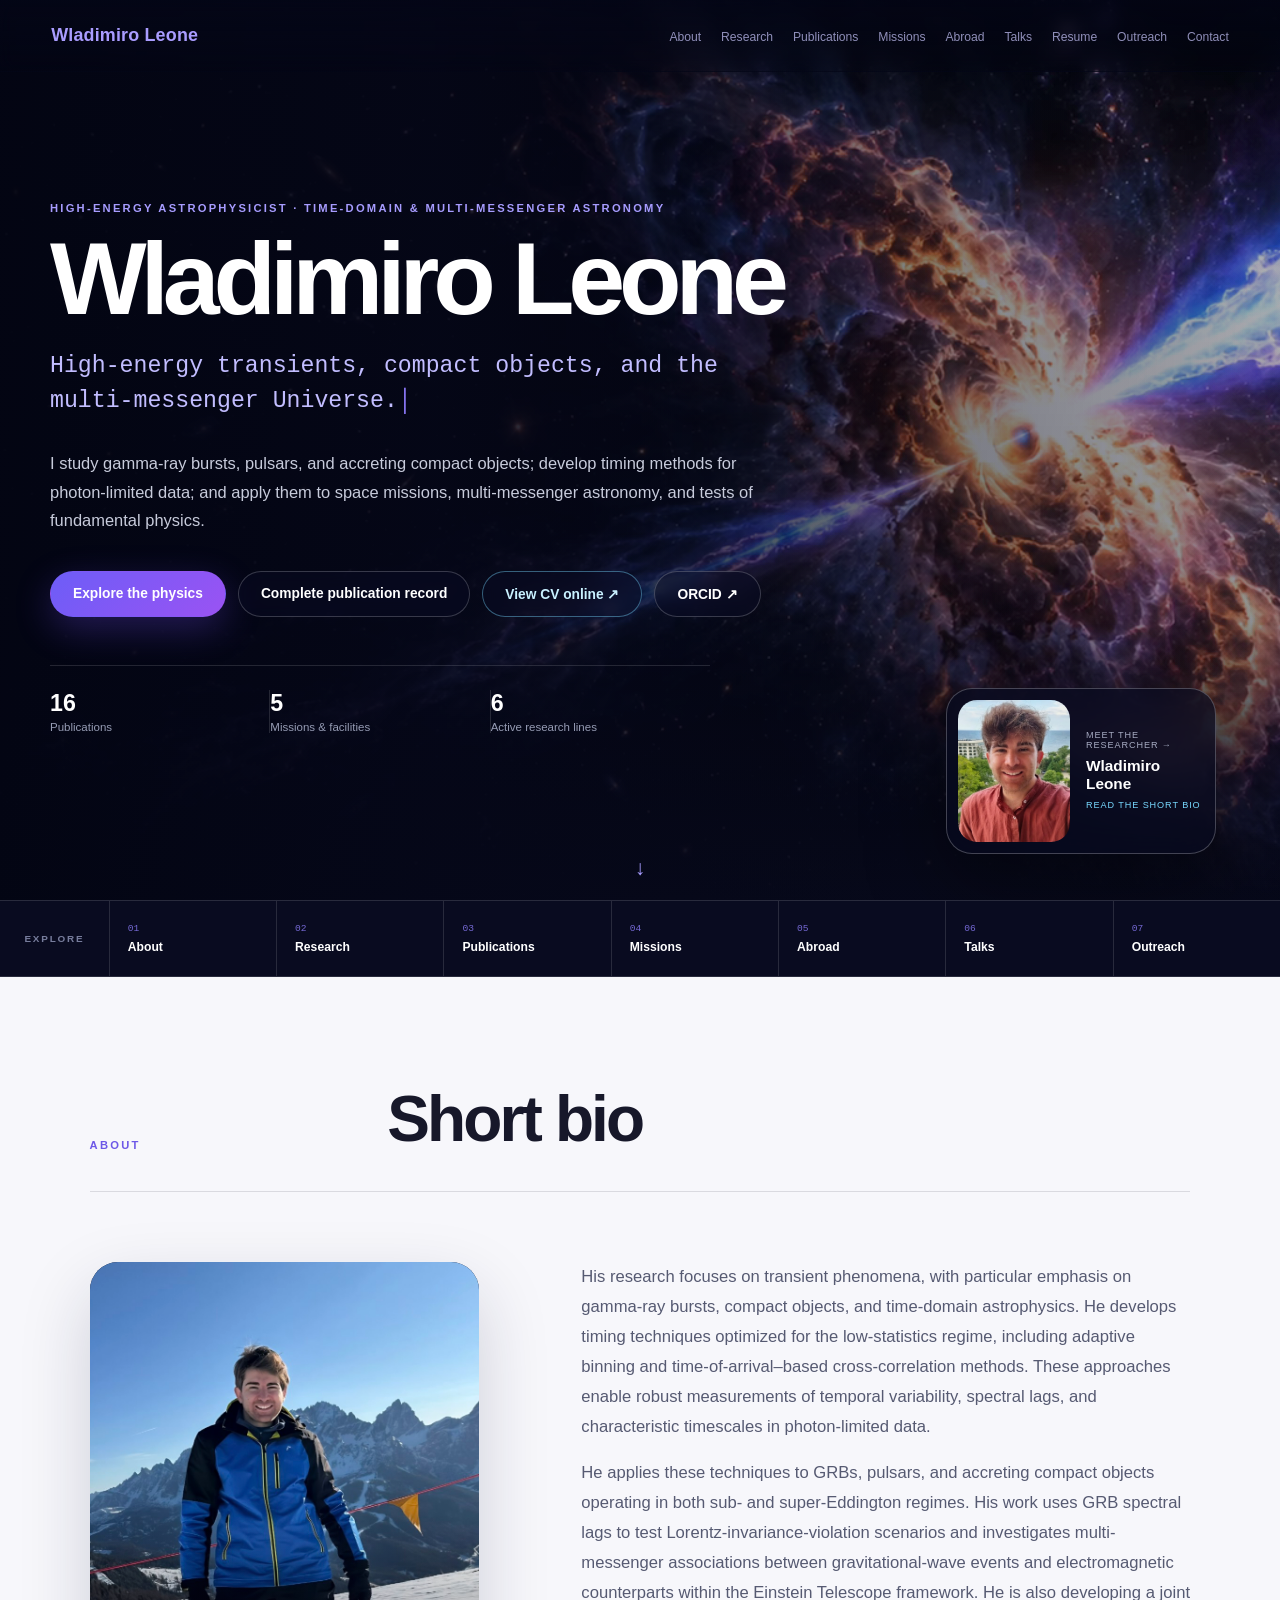
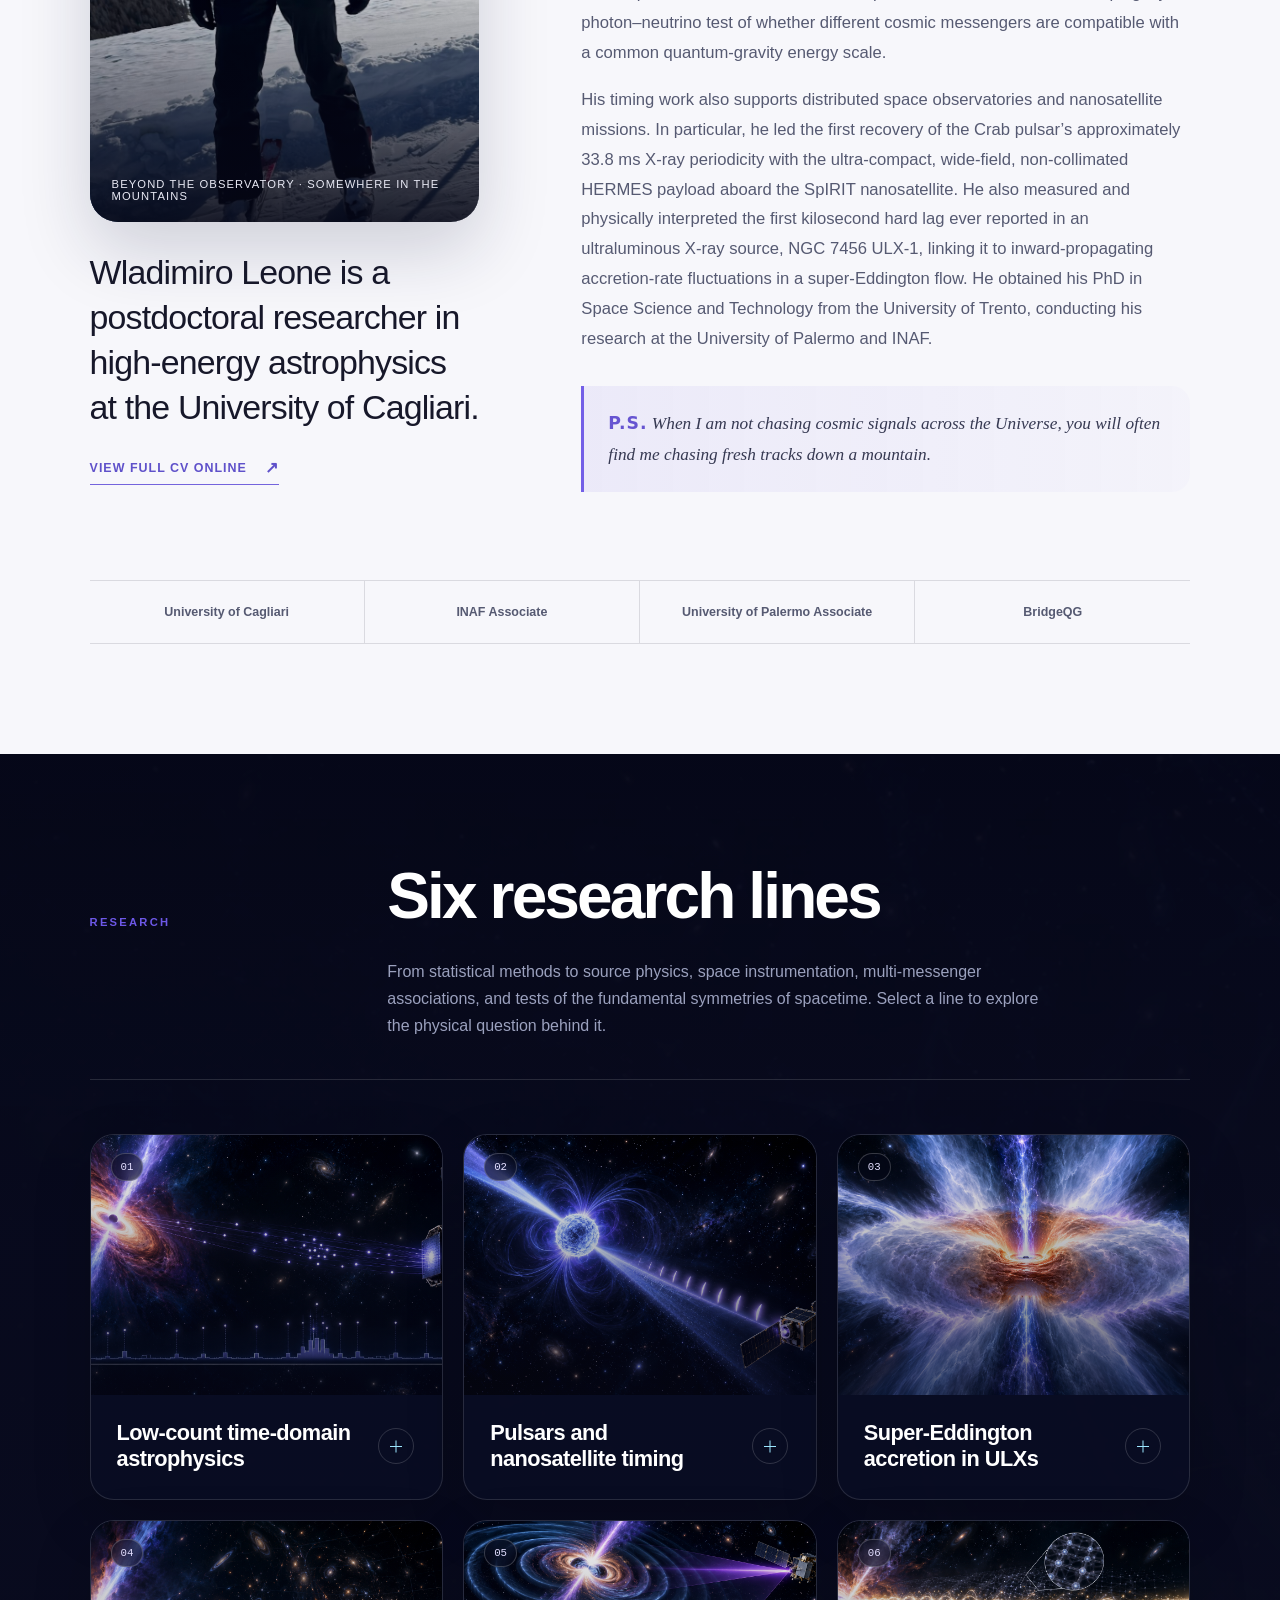
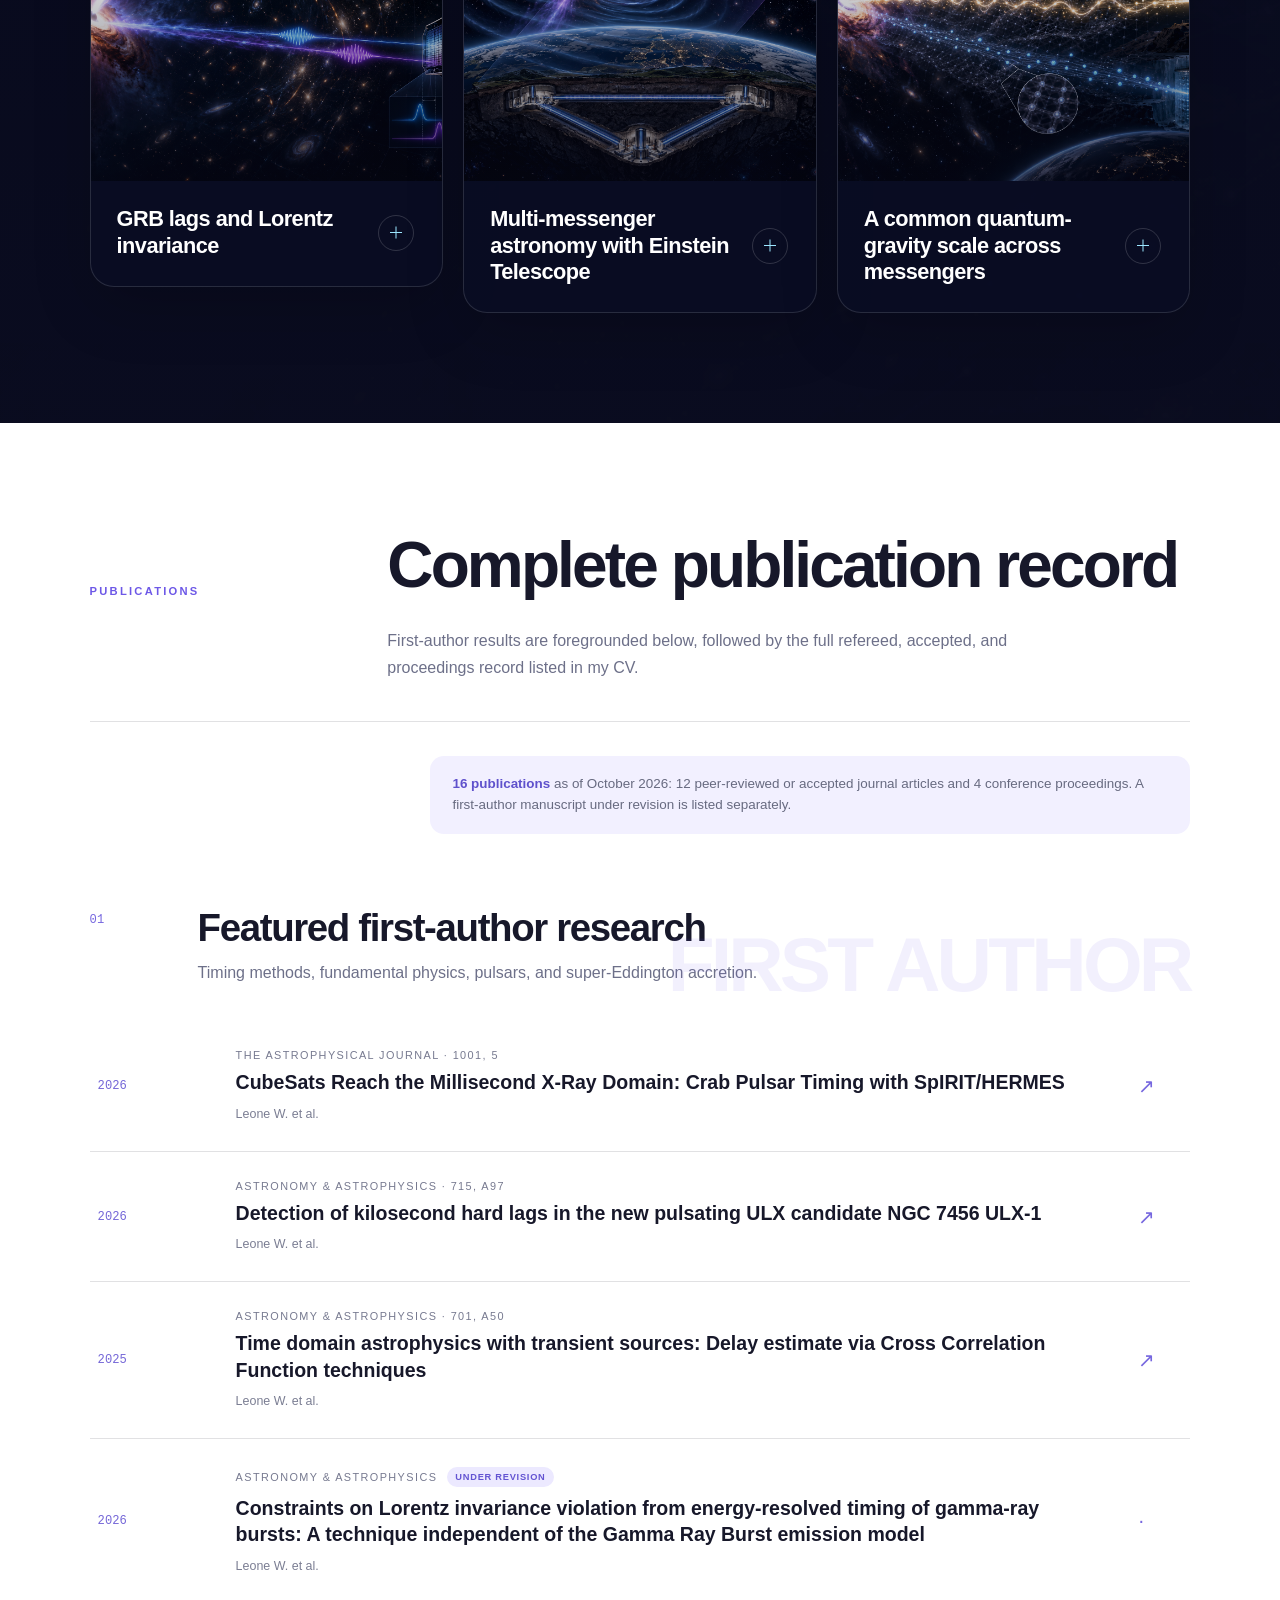
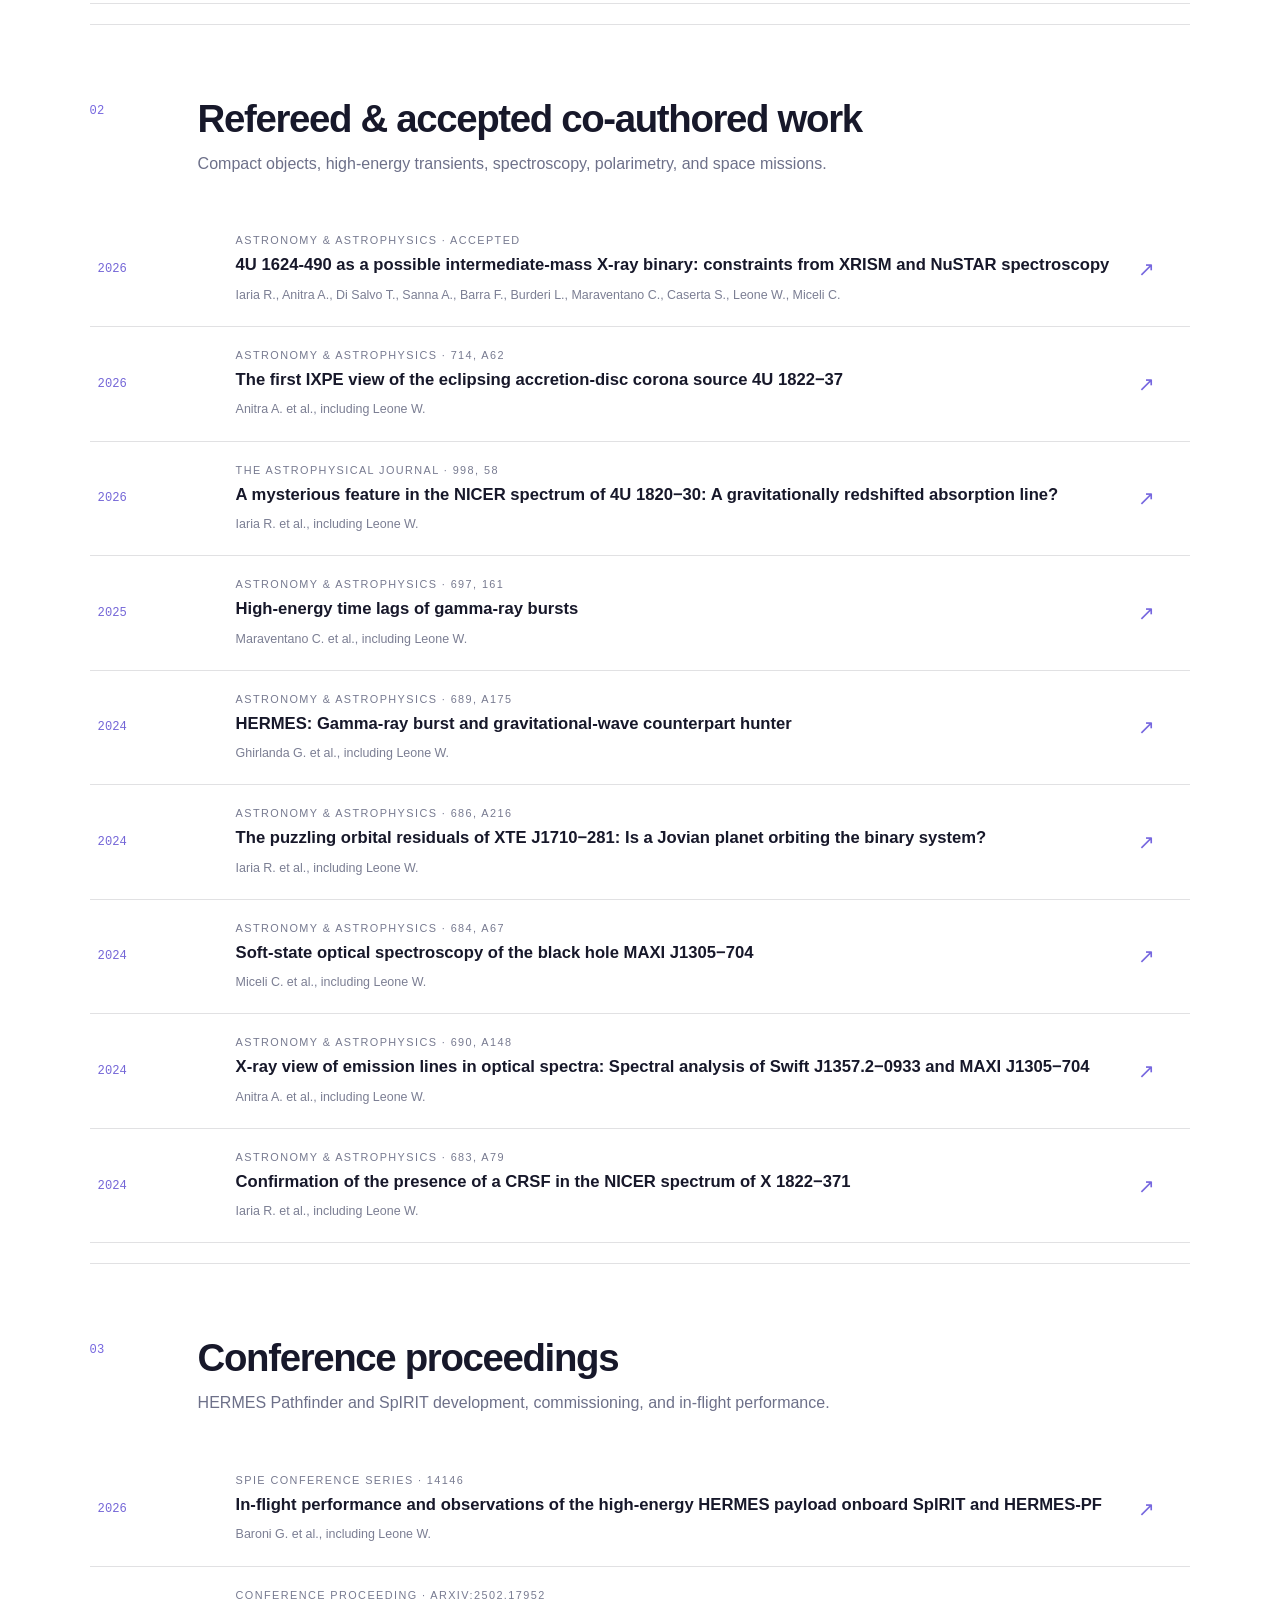
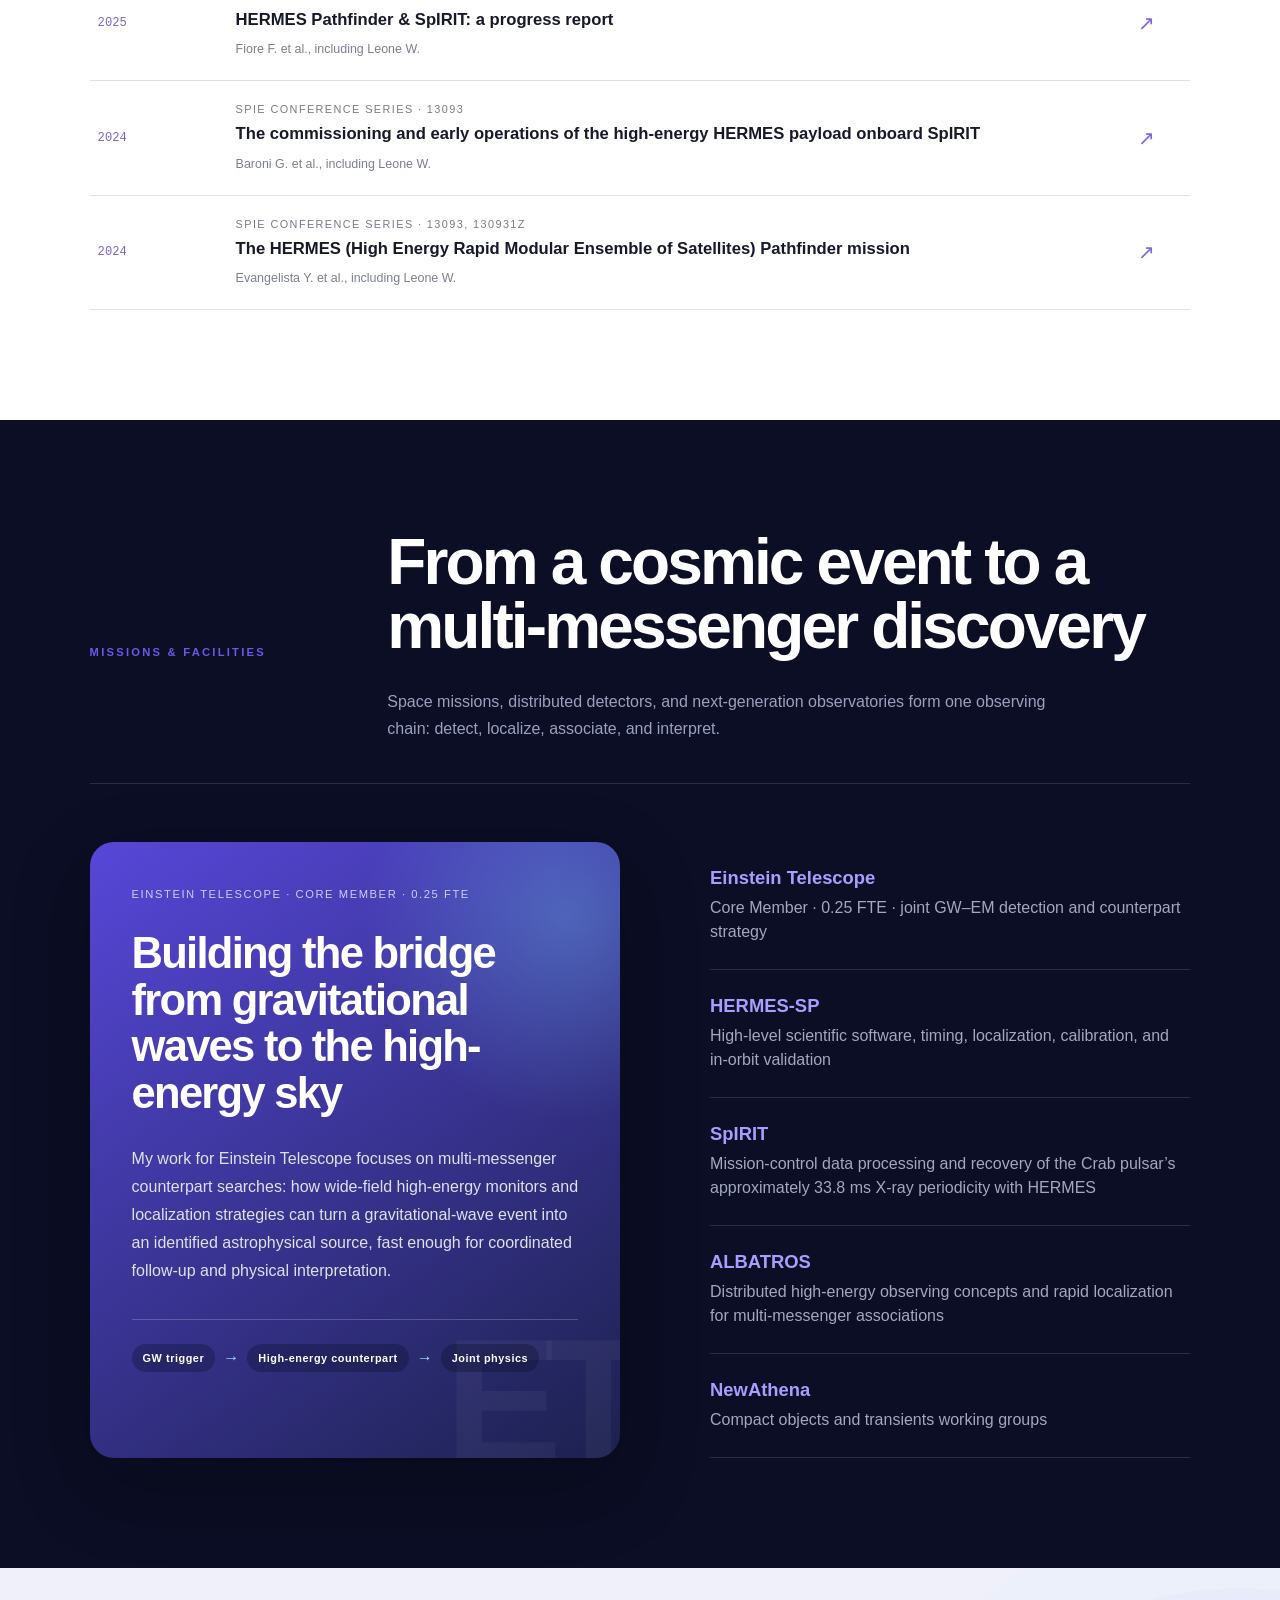
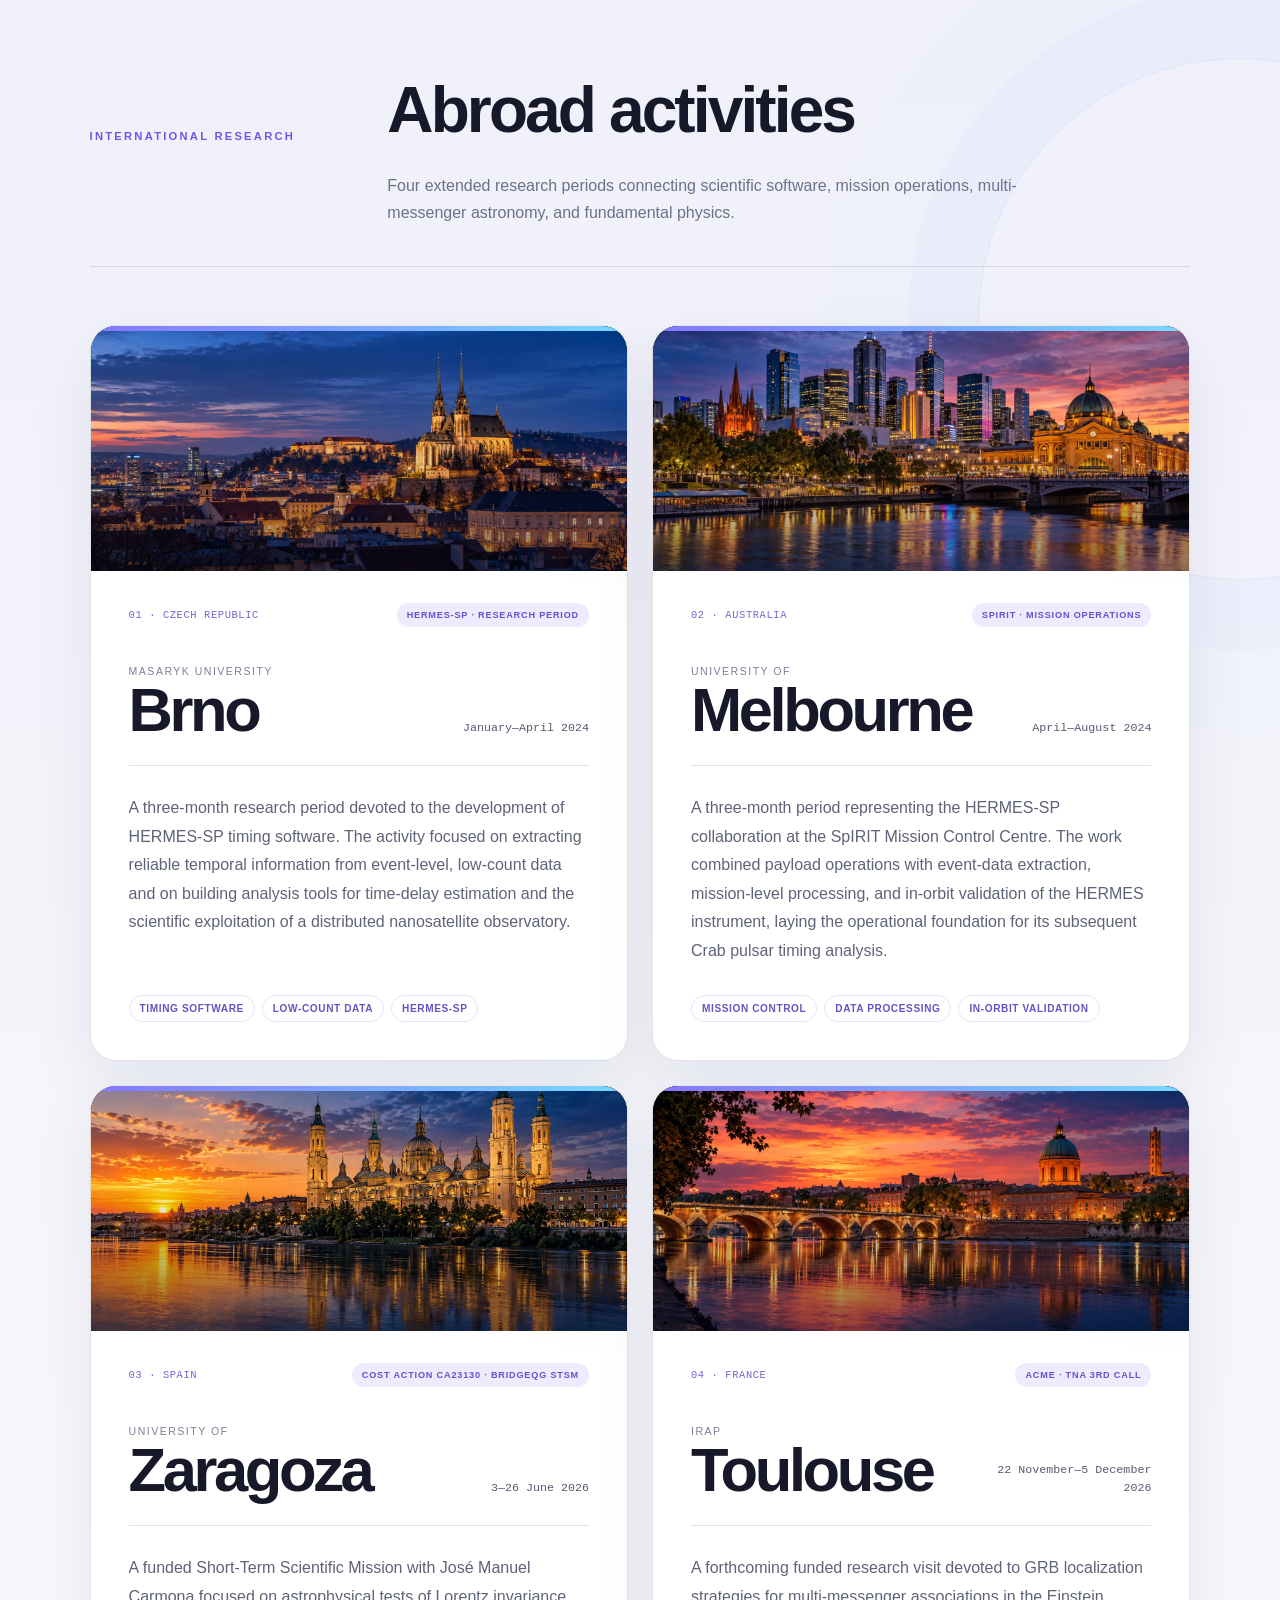
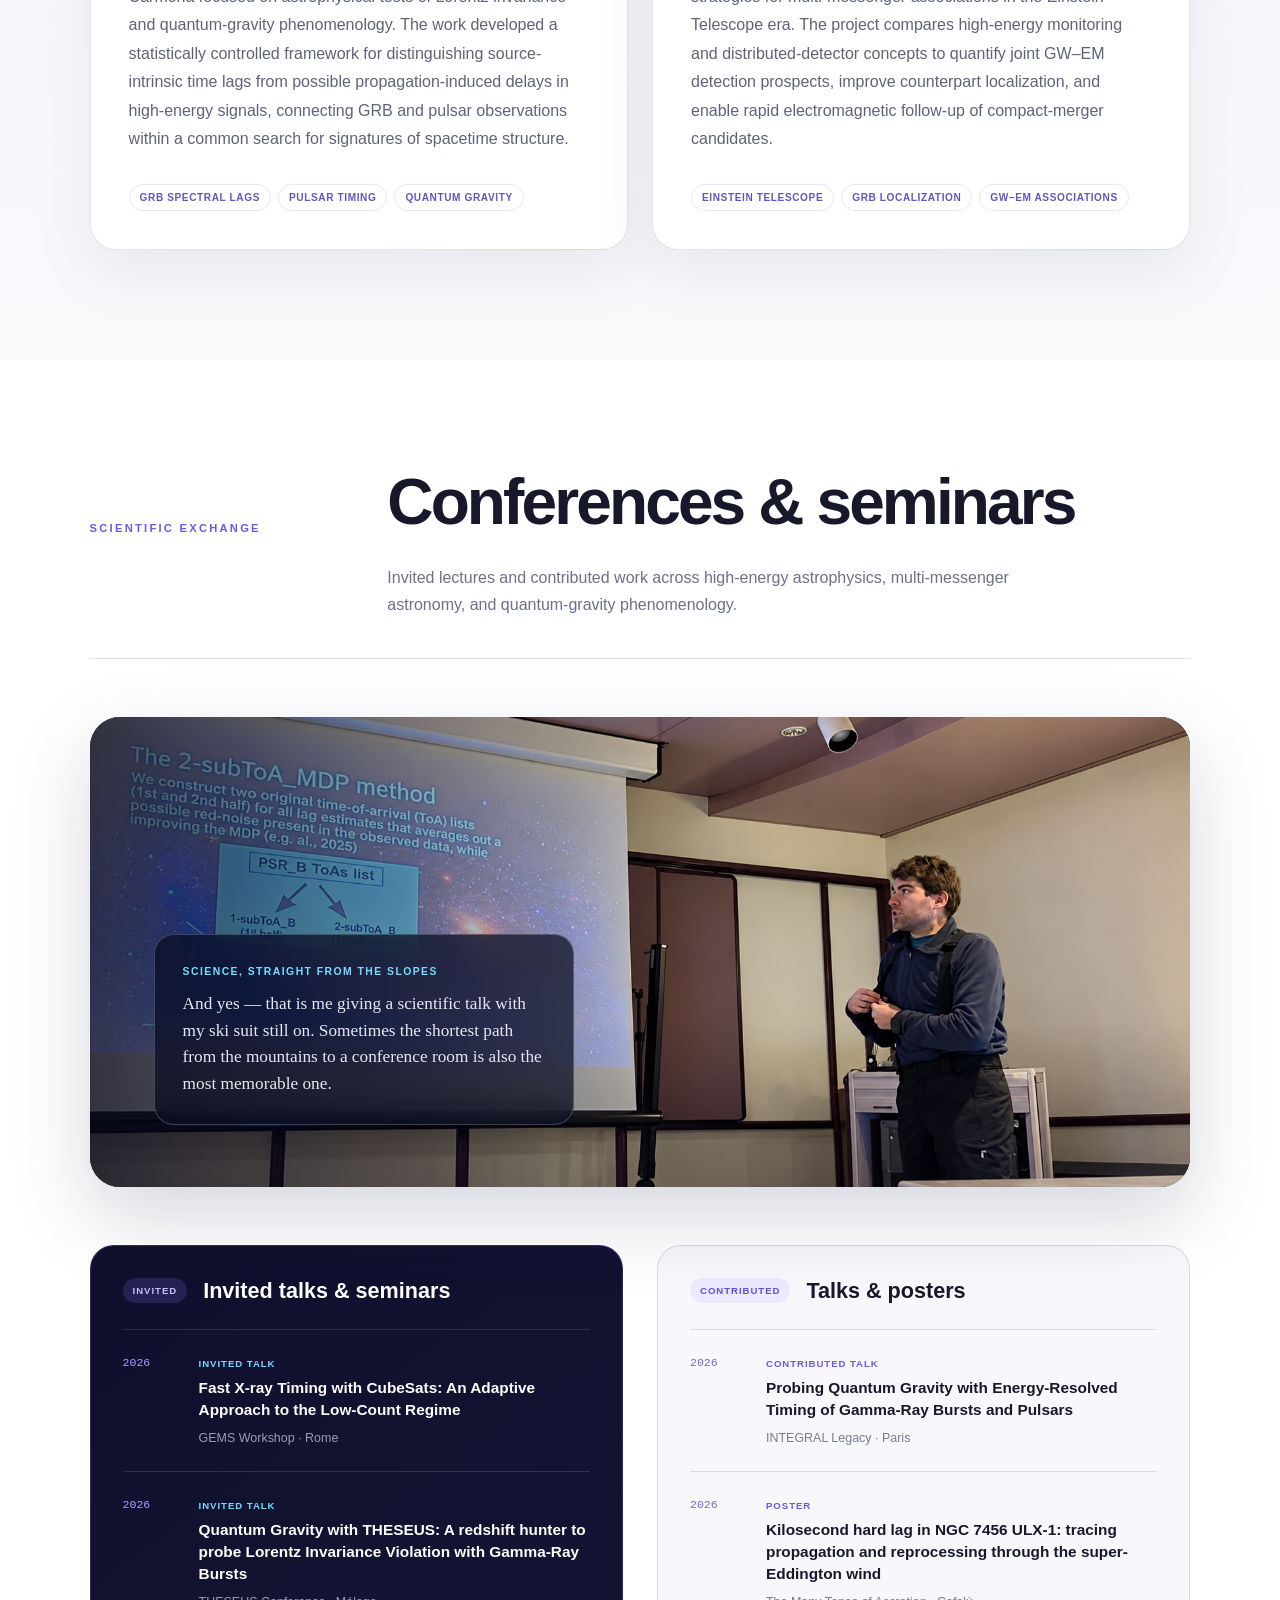
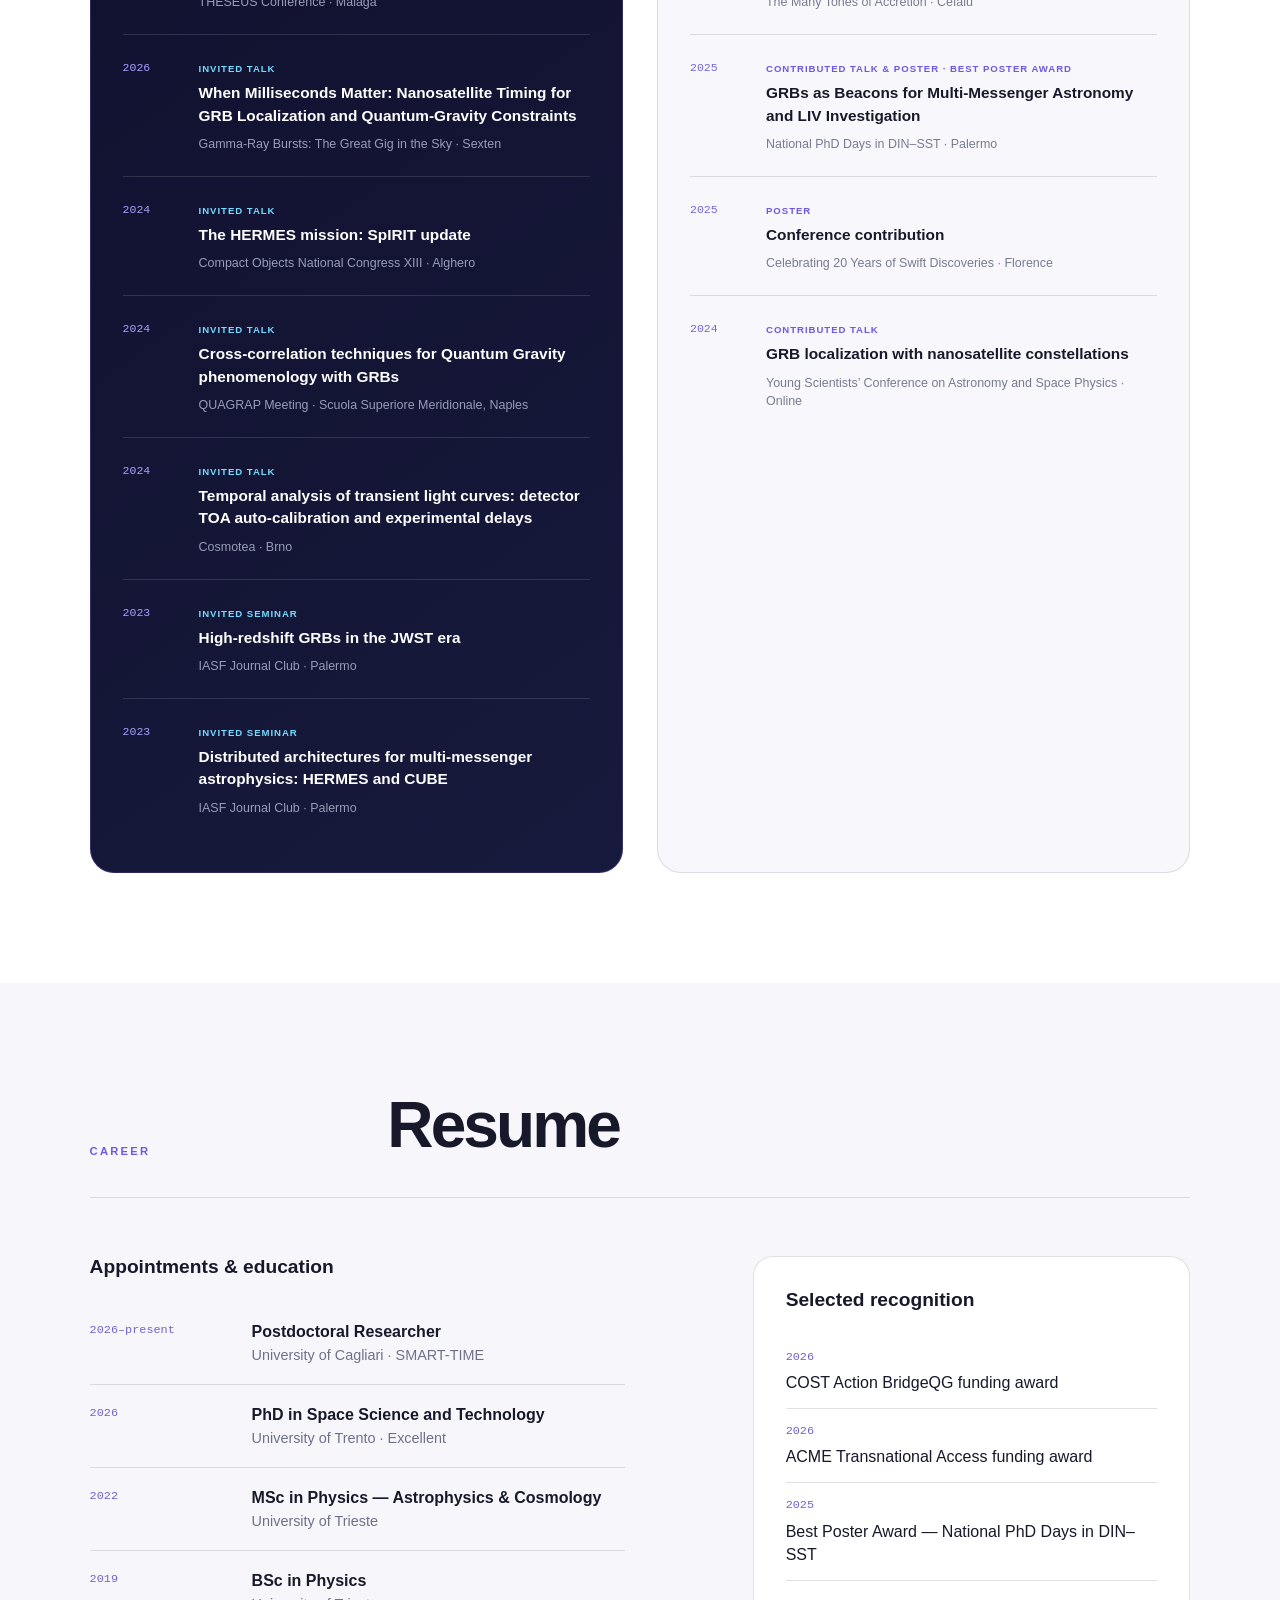
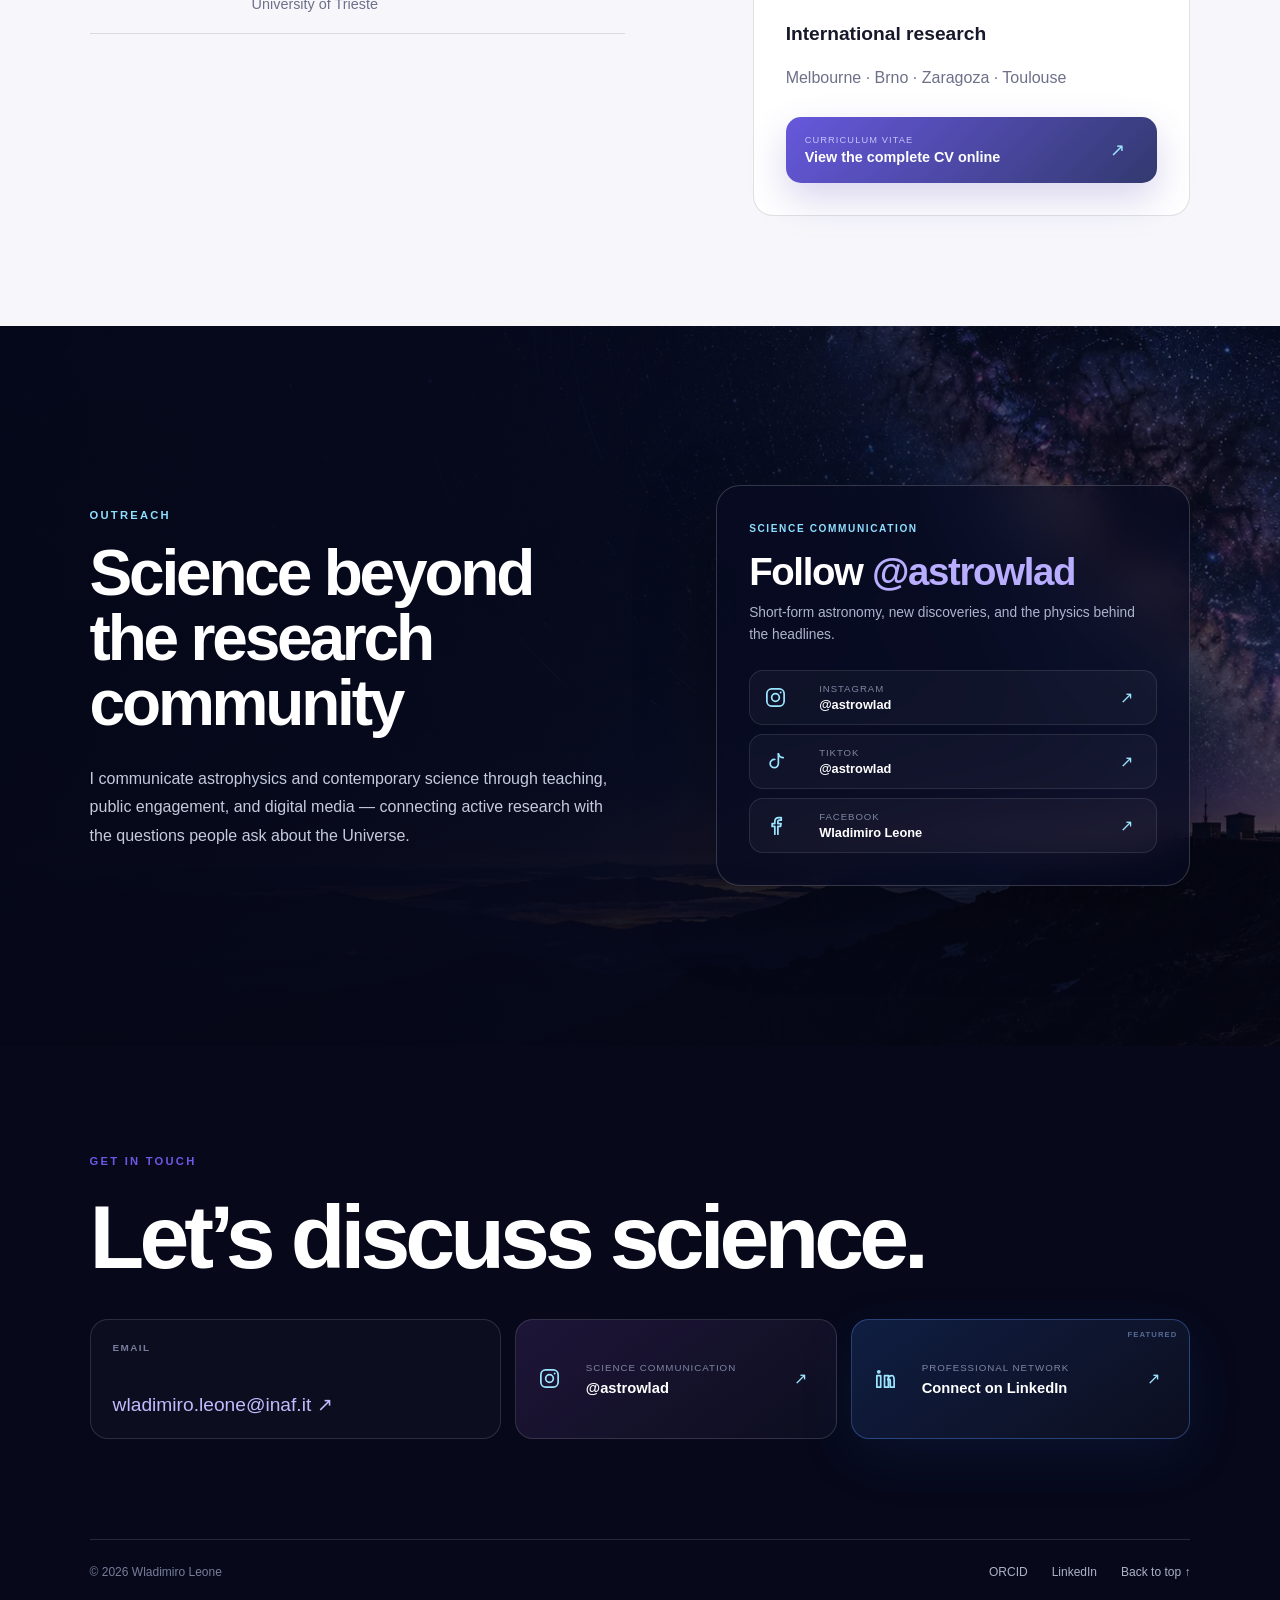
<file: index.html>
<!doctype html>
<html lang="en">
  <head>
    <meta charset="UTF-8" />
    <meta name="viewport" content="width=device-width, initial-scale=1.0" />
    <meta name="theme-color" content="#07091a" />
    <meta name="description" content="Wladimiro Leone — postdoctoral researcher in high-energy astrophysics, time-domain astronomy, and fundamental physics." />
    <link rel="icon" href="./favicon.svg" />
    <title>Wladimiro Leone | High-Energy Astrophysicist</title>
    <script type="module" crossorigin src="./assets/index-cv-bio-ulx-20261113.js"></script>
    <link rel="stylesheet" crossorigin href="./assets/index-D2WrlSxH.css">
  </head>
  <body>
    <div id="root"></div>
  </body>
</html>
</file>
<file: assets/index-D2WrlSxH.css>
:root{--bg:#07091a;--bg-2:#0d1027;--paper:#f5f6fb;--ink:#17182a;--muted:#6d7089;--violet:#8777ff;--violet-2:#b082ff;--cyan:#77d9ff;--line:#18192b21;--line-dark:#ffffff21}*{box-sizing:border-box}html{scroll-behavior:smooth;background:var(--bg)}body{background:var(--paper);color:var(--ink);margin:0;font-family:Arial,Helvetica,sans-serif}a{color:inherit;text-decoration:none}.section[id],footer[id]{scroll-margin-top:74px}.topbar{z-index:50;color:#cbc9ff;-webkit-backdrop-filter:blur(8px);backdrop-filter:blur(8px);background:linear-gradient(#040617b8,#04061738);border-bottom:1px solid #0000;justify-content:space-between;align-items:center;height:72px;padding:0 clamp(22px,4vw,64px);transition:background .25s,border-color .25s,box-shadow .25s;display:flex;position:fixed;inset:0 0 auto}.topbar.is-scrolled{-webkit-backdrop-filter:blur(18px);backdrop-filter:blur(18px);background:#07091ae0;border-color:#ffffff1a;box-shadow:0 14px 38px #00000038}.scroll-progress{background:linear-gradient(90deg,var(--violet),var(--cyan));height:2px;transition:width 80ms linear;position:absolute;bottom:-1px;left:0;box-shadow:0 0 12px #77d9ffa6}.brand{letter-spacing:.01em;color:#a99cff;font-size:1.12rem;font-weight:700}.topbar nav{gap:clamp(12px,1.55vw,25px);font-size:.76rem;display:flex}.topbar nav a{opacity:.7;padding:27px 0 25px;transition:opacity .2s,color .2s;position:relative}.topbar nav a:after{content:"";background:var(--cyan);height:1px;transition:right .25s;position:absolute;bottom:18px;left:0;right:100%}.topbar nav a:hover,.topbar nav a.active{opacity:1;color:#fff}.topbar nav a:hover:after,.topbar nav a.active:after{right:0}.menu-toggle{cursor:pointer;background:#ffffff0a;border:1px solid #ffffff29;border-radius:50%;width:42px;height:42px;padding:0;display:none}.menu-toggle span{background:#fff;width:17px;height:1px;margin:5px auto;transition:transform .25s;display:block}.menu-toggle.open span:first-child{transform:translateY(3px)rotate(45deg)}.menu-toggle.open span:last-child{transform:translateY(-3px)rotate(-45deg)}.mobile-nav-panel{z-index:45;color:#fff;background:radial-gradient(circle at 80% 15%,#77d9ff26,#0000 28%),linear-gradient(145deg,#080a20,#121632);padding:110px 24px 34px;position:fixed;inset:0;overflow:auto}.mobile-nav-label{color:#8478e9;letter-spacing:.18em;text-transform:uppercase;margin-bottom:25px;font-size:.65rem;font-weight:700;display:block}.mobile-nav-panel nav{display:grid}.mobile-nav-panel nav a{border-bottom:1px solid var(--line-dark);letter-spacing:-.035em;align-items:center;gap:20px;padding:17px 0;font-size:clamp(1.7rem,7vw,2.7rem);font-weight:700;display:flex}.mobile-nav-panel nav a span{color:#7569d4;letter-spacing:0;font-family:monospace;font-size:.68rem}.mobile-nav-panel nav a.active{color:#9ce6ff}.mobile-orcid{color:#c5c9dc;border:1px solid #ffffff2e;border-radius:999px;margin-top:34px;padding:12px 18px;font-size:.78rem;display:inline-block}.back-to-top{z-index:40;color:#fff;-webkit-backdrop-filter:blur(12px);backdrop-filter:blur(12px);opacity:0;pointer-events:none;background:#0d1027e0;border:1px solid #ffffff2e;border-radius:50%;place-items:center;width:46px;height:46px;transition:opacity .25s,transform .25s,background .2s;display:grid;position:fixed;bottom:24px;right:24px;transform:translateY(14px);box-shadow:0 15px 38px #00000040}.back-to-top.visible{opacity:1;pointer-events:auto;transform:none}.back-to-top:hover{background:#6656dd}.hero{background:var(--bg);color:#fff;align-items:center;height:100svh;min-height:800px;display:flex;position:relative;overflow:hidden}.hero-bg,.hero-video{object-fit:cover;object-position:center;filter:saturate(1.08)contrast(1.04);width:100%;height:100%;position:absolute;inset:0}.hero-bg{z-index:0}.hero-video{z-index:1}.hero-overlay{z-index:1;background:linear-gradient(90deg,#030513f7 0%,#050718e3 34%,#0608195e 70%,#0406141f 100%),linear-gradient(#04061626,#05071859 68%,#07091a 100%);position:absolute;inset:0}.hero-grid{background-image:linear-gradient(#9284ff09 1px,#0000 1px),linear-gradient(90deg,#9284ff09 1px,#0000 1px);background-size:54px 54px;position:absolute;inset:0;-webkit-mask-image:linear-gradient(#000,#0000 85%);mask-image:linear-gradient(#000,#0000 85%)}.hero-inner{z-index:2;text-align:left;width:min(1180px,100% - 48px);margin:0 auto;padding:116px 0 92px;position:relative}.hero-person-card{z-index:3;-webkit-backdrop-filter:blur(18px);backdrop-filter:blur(18px);background:#080b1fb8;border:1px solid #ffffff3d;border-radius:26px;grid-template-columns:112px 1fr;align-items:center;gap:16px;width:270px;padding:11px;transition:transform .25s,border-color .25s,background .25s;display:grid;position:absolute;bottom:46px;right:clamp(24px,5vw,82px);box-shadow:0 24px 80px #0000006b}.hero-person-card:hover{background:#0a0e27e0;border-color:#77d9ff80;transform:translateY(-6px)}.hero-person-image{border-radius:19px;width:112px;height:142px;position:relative;overflow:hidden}.hero-person-image img{object-fit:cover;object-position:center 35%;width:100%;height:100%;position:absolute;inset:0}.hero-person-card span,.hero-person-card small{color:#a7acc3;letter-spacing:.1em;text-transform:uppercase;font-size:.57rem;display:block}.hero-person-card strong{color:#fff;margin:7px 0 6px;font-size:.96rem;display:block}.hero-person-card small{color:#78d9ff;line-height:1.45}.portrait-mark{background:linear-gradient(145deg,#25284f,#11142c);border:3px solid #ad9dff7a;border-radius:50%;place-items:center;width:124px;height:124px;margin:0 auto 28px;display:grid;position:relative;box-shadow:0 0 0 8px #7d6cff0f,0 22px 70px #0000006b}.portrait-mark:before{content:"";border:1px solid #77d9ff59;border-radius:50%;position:absolute;inset:12px}.portrait-mark span{letter-spacing:.08em;background:linear-gradient(135deg,#fff,#a99cff);color:#0000;-webkit-background-clip:text;font-size:2rem;font-weight:700}.portrait-mark i{background:var(--cyan);width:9px;height:9px;box-shadow:0 0 16px var(--cyan);border-radius:50%;position:absolute;bottom:22px;right:8px}.kicker,.section-kicker{text-transform:uppercase;letter-spacing:.2em;font-size:.7rem;font-weight:700}.kicker{color:#a79cff}.hero h1{letter-spacing:-.06em;text-wrap:balance;max-width:820px;margin:18px 0 24px;font-size:clamp(4.6rem,8vw,8rem);line-height:.91}.typing-line{color:#c2bdff;max-width:730px;margin:0;font-family:ui-monospace,SFMono-Regular,Menlo,monospace;font-size:clamp(1.05rem,2vw,1.45rem);line-height:1.5}.typing-line span{color:#8f7cff;animation:1s step-end infinite blink}@keyframes blink{50%{opacity:0}}.hero-summary{color:#c7cbdb;max-width:720px;margin:30px 0 0;font-size:1.03rem;line-height:1.75}.hero-actions{flex-wrap:wrap;justify-content:flex-start;gap:12px;margin-top:36px;display:flex}.button{border:1px solid #fff3;border-radius:999px;padding:14px 22px;font-size:.86rem;font-weight:700;transition:transform .2s,background .2s}.button:hover{transform:translateY(-2px)}.button.primary{background:linear-gradient(135deg,#6d5df7,#9a53f3);border-color:#0000;box-shadow:0 12px 36px #764eff47}.button.secondary{-webkit-backdrop-filter:blur(8px);backdrop-filter:blur(8px);background:#0a0c247a}.cv-button{color:#c9f1ff;background:#29719b2e;border-color:#77d9ff6b}.hero-stats{border-top:1px solid var(--line-dark);justify-content:flex-start;gap:0;max-width:660px;margin:48px 0 0;padding-top:24px;display:flex}.hero-stats div{border-right:1px solid var(--line-dark);flex:1}.hero-stats div:last-child{border:0}.hero-stats strong{color:#fff;font-size:1.45rem;display:block}.hero-stats span{color:#969cb4;margin-top:4px;font-size:.72rem;display:block}.scroll-cue{z-index:3;color:#a79cff;font-size:1.3rem;position:absolute;bottom:20px;left:50%;transform:translate(-50%)}.explore-strip{color:#fff;border-top:1px solid var(--line-dark);border-bottom:1px solid var(--line-dark);background:#090b20;grid-template-columns:.65fr repeat(7,1fr);align-items:stretch;display:grid}.explore-strip>span{color:#777d9c;letter-spacing:.18em;text-transform:uppercase;place-items:center;font-size:.62rem;font-weight:700;display:grid}.explore-strip a{border-left:1px solid var(--line-dark);padding:22px 18px;font-size:.76rem;font-weight:700;transition:background .22s,color .22s,padding-left .22s;position:relative;overflow:hidden}.explore-strip a:after{content:"→";opacity:0;color:var(--cyan);transition:all .22s;position:absolute;right:16px;transform:translate(-6px)}.explore-strip a:hover{color:#fff;background:#8777ff17;padding-left:24px}.explore-strip a:hover:after{opacity:1;transform:none}.explore-strip i{color:#7569d4;margin-bottom:6px;font-family:monospace;font-size:.6rem;font-style:normal;font-weight:400;display:block}.section{padding:110px clamp(24px,7vw,112px)}.section-head{border-bottom:1px solid var(--line);grid-template-columns:.25fr .75fr;align-items:end;gap:30px;padding-bottom:40px;display:grid}.section-head h2{letter-spacing:-.045em;margin:0;font-size:clamp(2.6rem,5vw,5rem);line-height:1}.section-head>p{max-width:670px;color:var(--muted);grid-column:2;margin:0;line-height:1.7}.section-kicker{color:#6d58e7}.section-head.inverse{border-color:var(--line-dark)}.section-head.inverse h2{color:#fff}.section-head.inverse>p{color:#9ba1be}.about{background:#f7f7fb}.bio-layout{grid-template-columns:.78fr 1.22fr;align-items:start;gap:8vw;padding:70px 0;display:grid}.bio-intro{gap:28px;display:grid}.bio-portrait{background:#0c1027;border-radius:28px;min-height:560px;position:relative;overflow:hidden;box-shadow:0 28px 70px #15193b2e}.bio-portrait:after{content:"";background:linear-gradient(#0000,#050716e6);position:absolute;inset:45% 0 0}.bio-portrait img{object-fit:cover;object-position:center 42%;filter:saturate(.94)contrast(1.03);width:100%;height:100%;position:absolute;inset:0}.bio-portrait span{z-index:1;color:#e8e9f4;letter-spacing:.1em;text-transform:uppercase;font-size:.7rem;position:absolute;bottom:20px;left:22px;right:22px}.bio-lead{letter-spacing:-.025em;margin:0;font-size:clamp(1.65rem,2.65vw,2.45rem);line-height:1.33}.inline-download{color:#5f51ca;letter-spacing:.08em;text-transform:uppercase;border-bottom:1px solid #7464dd;align-items:center;gap:18px;width:max-content;padding-bottom:7px;font-size:.78rem;font-weight:700;display:flex}.inline-download span{font-size:1rem}.bio-copy{color:#565a72;font-size:1.04rem;line-height:1.8}.bio-copy p:first-child{margin-top:0}.bio-ps{color:#363952;background:linear-gradient(90deg,#735fe717,#735fe706);border-left:3px solid #735fe7;border-radius:0 18px 18px 0;margin-top:32px;padding:22px 24px;font-family:Georgia,serif;font-size:1.08rem;font-style:italic}.bio-ps strong{color:#6654d1;letter-spacing:.06em;font-family:Inter,system-ui,sans-serif;font-style:normal}.affiliation-strip{border-top:1px solid var(--line);border-bottom:1px solid var(--line);grid-template-columns:repeat(4,1fr);display:grid}.affiliation-strip span{text-align:center;border-right:1px solid var(--line);color:#565a72;padding:24px 18px;font-size:.78rem;font-weight:700}.affiliation-strip span:last-child{border:0}.dark-section{isolation:isolate;color:#fff;background:#090b20;position:relative;overflow:hidden}.dark-section:before{content:"";z-index:-2;opacity:.34;background:url(../multimessenger-cosmos-v2.webp) top/cover no-repeat;position:absolute;inset:0;transform:scale(1.02)}.dark-section:after{content:"";z-index:-1;background:linear-gradient(#050718e3,#080a1df5 37%,#0a0c1ffa),linear-gradient(90deg,#060819b3,#0000 70%);position:absolute;inset:0}.research-grid{grid-template-columns:repeat(3,minmax(0,1fr));align-items:start;gap:20px;padding-top:54px;display:grid}.research-card{border:1px solid var(--line-dark);background:#0a0d24c7;border-radius:24px;transition:transform .28s,border-color .28s,background .28s,box-shadow .28s;position:relative;overflow:hidden;box-shadow:0 22px 60px #00000029}.research-card:hover{background:#0d112ee6;border-color:#77d9ff5c;transform:translateY(-6px);box-shadow:0 30px 76px #0000004d}.research-card[open]{background:#0c0f2af0;border-color:#8f82f86b}.research-card summary{cursor:pointer;outline:none;list-style:none;display:block}.research-card summary::-webkit-details-marker{display:none}.research-card summary:focus-visible{box-shadow:inset 0 0 0 2px var(--cyan)}.research-visual{background:#090b20;height:260px;display:block;position:relative;overflow:hidden}.research-visual img{object-fit:cover;object-position:center;filter:saturate(.96)contrast(1.04);width:100%;height:100%;transition:transform .55s,filter .35s;position:absolute;inset:0}.research-card-01 .research-visual img{object-position:center 58%}.research-card-02 .research-visual img{object-position:center 48%}.research-card-03 .research-visual img{object-position:center 51%}.research-card-04 .research-visual img{object-position:center 50%}.research-card-05 .research-visual img{object-position:center 58%}.research-card-06 .research-visual img{object-position:center 50%}.research-card:hover .research-visual img,.research-card[open] .research-visual img{filter:saturate(1.08)contrast(1.05);transform:scale(1.045)}.research-visual-shade{background:linear-gradient(#04061408,#0608199e);position:absolute;inset:0}.card-index{-webkit-backdrop-filter:blur(8px);backdrop-filter:blur(8px);color:#e3dfff;background:#0608198c;border:1px solid #fff3;border-radius:999px;padding:7px 9px;font-family:monospace;font-size:.67rem;position:absolute;top:18px;left:20px}.research-title-row{grid-template-columns:1fr 38px;align-items:center;gap:18px;padding:25px 26px 27px;display:grid}.research-card h3{letter-spacing:-.025em;margin:0;font-size:clamp(1.3rem,1.7vw,1.7rem);line-height:1.2}.research-toggle{border:1px solid #ffffff29;border-radius:50%;place-items:center;width:36px;height:36px;transition:background .22s,border-color .22s,transform .3s;display:grid;position:relative}.research-toggle i{background:#9ce6ff;width:12px;height:1px;transition:transform .28s,opacity .28s;position:absolute}.research-toggle i:last-child{transform:rotate(90deg)}.research-card[open] .research-toggle{background:#77d9ff1a;border-color:#77d9ff59;transform:rotate(180deg)}.research-card[open] .research-toggle i:last-child{opacity:0;transform:rotate(0)}.research-body{border-top:1px solid var(--line-dark);padding:26px;animation:.34s both researchReveal}.research-card p{color:#b4b9cf;margin:0;line-height:1.75}.research-card p+p{margin-top:16px}@keyframes researchReveal{0%{opacity:0;transform:translateY(-8px)}to{opacity:1;transform:none}}.tag-row{flex-wrap:wrap;gap:7px;margin-top:auto;padding-top:28px;display:flex}.tag-row span{color:#b7afff;text-transform:uppercase;letter-spacing:.08em;border:1px solid #a497ff3b;border-radius:999px;padding:7px 10px;font-size:.67rem}.papers{background:#fff}.publication-note{color:#676a80;background:#f2f0ff;border-radius:14px;max-width:760px;margin:34px 0 0 auto;padding:18px 22px;font-size:.84rem;line-height:1.55}.publication-note strong{color:#5f51cc}.publication-group{padding-top:72px}.publication-group+.publication-group{border-top:1px solid var(--line);margin-top:20px}.group-heading{grid-template-columns:80px 1fr;align-items:start;gap:28px;max-width:850px;display:grid}.group-heading>span{color:#7667df;padding-top:7px;font-family:monospace;font-size:.76rem}.group-heading h3{letter-spacing:-.035em;margin:0;font-size:clamp(1.75rem,3vw,2.65rem)}.group-heading p{color:var(--muted);margin:10px 0 0;line-height:1.6}.featured-publications{position:relative}.featured-publications:before{content:"FIRST AUTHOR";color:#6d58e717;letter-spacing:-.05em;font-size:clamp(2rem,6vw,6rem);font-weight:800;position:absolute;top:86px;right:0}.paper-list{margin-top:36px;position:relative}.paper-row{border-bottom:1px solid var(--line);grid-template-columns:110px 1fr 44px;align-items:center;gap:28px;padding:28px 8px;transition:background .2s,padding .2s;display:grid}a.paper-row:hover{background:#f4f2ff;padding-left:18px;padding-right:18px}.paper-year{color:#7466d7;font-family:monospace;font-size:.76rem}.paper-meta{flex-wrap:wrap;align-items:center;gap:10px;display:flex}.paper-journal{color:#777a90;text-transform:uppercase;letter-spacing:.13em;font-size:.68rem}.paper-row h3{margin:8px 0 0;font-size:1.22rem;font-weight:600;line-height:1.35}.paper-row p{color:#7b7e93;margin:9px 0 0;font-size:.78rem;line-height:1.45}.paper-arrow{color:#7667df;font-size:1.25rem}.status-pill{color:#6354d2;letter-spacing:.08em;text-transform:uppercase;background:#ece9ff;border-radius:999px;padding:5px 8px;font-size:.58rem;font-weight:700}.paper-list.compact .paper-row{padding-top:22px;padding-bottom:22px}.paper-list.compact .paper-row h3{font-size:1.04rem}.missions{color:#fff;background:#0b0e24}.mission-layout{grid-template-columns:1.05fr .95fr;gap:7vw;padding-top:58px;display:grid}.mission-feature{background:linear-gradient(145deg,#6858e8,#242756);border-radius:24px;padding:42px;box-shadow:0 28px 80px #0000003b}.mission-feature>span{letter-spacing:.14em;text-transform:uppercase;color:#d0cbff;font-size:.7rem}.mission-feature h3{letter-spacing:-.04em;margin:28px 0;font-size:clamp(2rem,3.4vw,3.5rem);line-height:1.08}.mission-feature p{color:#e0e0ee;margin:0;line-height:1.75}.et-feature{background:radial-gradient(circle at 90% 12%,#77d9ff47,#0000 28%),linear-gradient(145deg,#5747d9,#1c214e);position:relative;overflow:hidden}.et-feature:after{content:"ET";color:#ffffff0b;letter-spacing:-.1em;font-size:11rem;font-weight:900;position:absolute;bottom:-44px;right:-14px}.mission-flow{z-index:1;border-top:1px solid #fff3;flex-wrap:wrap;align-items:center;gap:8px;margin-top:34px;padding-top:24px;display:flex;position:relative}.mission-flow span{color:#fff;letter-spacing:.05em;text-transform:none;background:#07091a47;border-radius:999px;padding:8px 11px;font-size:.68rem;font-weight:700}.mission-flow i{color:#9ce3ff;font-style:normal}.mission-list article{border-bottom:1px solid var(--line-dark);padding:25px 0;transition:padding-left .22s,background .22s}.mission-list article:hover{background:linear-gradient(90deg,#8777ff12,#0000);padding-left:14px}.mission-list strong{color:#a99eff;margin-bottom:7px;font-size:1.15rem;display:block}.mission-list span{color:#a3a8be;line-height:1.5}.abroad{background:linear-gradient(#eff0fa,#f9f9fc);position:relative;overflow:hidden}.abroad:before{content:"";border:1px solid #6d58e71a;border-radius:50%;width:520px;height:520px;position:absolute;top:90px;right:-220px;box-shadow:0 0 0 70px #6d58e706,0 0 0 150px #77d9ff05}.abroad-grid{grid-template-columns:1fr 1fr;gap:24px;padding-top:58px;display:grid;position:relative}.activity-card{background:#fff;border:1px solid #18192b1c;border-radius:26px;flex-direction:column;min-height:720px;padding:38px;transition:transform .28s,box-shadow .28s;display:flex;position:relative;overflow:hidden;box-shadow:0 22px 65px #14173613}.activity-card:hover{transform:translateY(-7px);box-shadow:0 34px 85px #14173624}.activity-card:before{content:"";z-index:3;background:linear-gradient(90deg,var(--violet),var(--cyan));height:5px;position:absolute;inset:0 0 auto}.brno-card{background:radial-gradient(circle at 94% 2%,#65d3ad2e,#0000 28%),#fff}.melbourne-card{background:radial-gradient(circle at 94% 2%,#ff84972b,#0000 28%),#fff}.zaragoza-card{background:radial-gradient(circle at 94% 2%,#ffbc6133,#0000 28%),#fff}.toulouse-activity{background:radial-gradient(circle at 94% 2%,#77d9ff38,#0000 28%),#fff}.activity-image{background:#11152d;flex:0 0 245px;height:245px;margin:-38px -38px 32px;position:relative;overflow:hidden}.activity-image:after{content:"";background:linear-gradient(#0000,#080a1e73);position:absolute;inset:40% 0 0}.activity-image img{object-fit:cover;object-position:center;filter:saturate(1.02)contrast(1.02);width:100%;height:100%;transition:transform .55s,filter .35s;position:absolute;inset:0}.brno-card .activity-image img{object-position:center 58%}.melbourne-card .activity-image img{object-position:center 55%}.zaragoza-card .activity-image img{object-position:center 58%}.toulouse-activity .activity-image img{object-position:center 54%}.activity-card:hover .activity-image img{filter:saturate(1.08);transform:scale(1.045)}.activity-topline{color:#7265d2;letter-spacing:.06em;text-transform:uppercase;justify-content:space-between;align-items:center;gap:18px;font-family:monospace;font-size:.65rem;display:flex}.activity-topline strong{color:#6354ce;letter-spacing:.09em;background:#eeebff;border-radius:999px;padding:7px 10px;font-family:Arial,Helvetica,sans-serif;font-size:.57rem}.activity-place{border-bottom:1px solid var(--line);justify-content:space-between;align-items:end;gap:25px;margin:38px 0 28px;padding-bottom:28px;display:flex}.activity-place span{color:#7b7f95;letter-spacing:.14em;text-transform:uppercase;margin-bottom:5px;font-size:.66rem;display:block}.activity-place h3{letter-spacing:-.055em;margin:0;font-size:clamp(2.7rem,4.8vw,5rem);line-height:.9}.activity-place time{color:#565a70;text-align:right;max-width:170px;font-family:monospace;font-size:.73rem;line-height:1.5}.activity-card>p{color:#5f6378;margin:0;line-height:1.78}.activity-tags{flex-wrap:wrap;gap:7px;margin-top:auto;padding-top:30px;display:flex}.activity-tags span{color:#6255c5;letter-spacing:.06em;text-transform:uppercase;border:1px solid #6d58e729;border-radius:999px;padding:7px 10px;font-size:.63rem;font-weight:700}.talks{background:#fff}.talk-feature{background:#0b0d25;border-radius:30px;min-height:470px;margin:58px 0 0;position:relative;overflow:hidden;box-shadow:0 30px 80px #1b1f462e}.talk-feature-image{position:absolute;inset:0}.talk-feature-image img{object-fit:cover;object-position:center;width:100%;height:100%;position:absolute;inset:0}.talk-feature:after{content:"";background:linear-gradient(90deg,#06081ab8 0%,#06081a47 36%,#0000 62%),linear-gradient(#0000 65%,#06081a47);position:absolute;inset:0}.talk-feature figcaption{z-index:2;color:#fff;-webkit-backdrop-filter:blur(15px);backdrop-filter:blur(15px);background:#080a1fb3;border:1px solid #fff3;border-radius:20px;width:min(420px,42%);padding:26px 28px;position:absolute;bottom:clamp(24px,5vw,62px);left:clamp(24px,5vw,74px)}.talk-feature figcaption span{color:#79dcff;letter-spacing:.14em;text-transform:uppercase;font-size:.65rem;font-weight:700}.talk-feature figcaption p{color:#e5e7f3;margin:12px 0 0;font-family:Georgia,serif;font-size:1.08rem;line-height:1.55}.events-layout{grid-template-columns:1fr 1fr;gap:34px;padding-top:58px;display:grid}.event-column{border:1px solid var(--line);background:#f8f8fc;border-radius:24px;padding:32px}.invited-column{color:#fff;background:linear-gradient(145deg,#100f2d,#171a3c);border-color:#8777ff40}.events-title{border-bottom:1px solid var(--line);align-items:center;gap:16px;padding-bottom:25px;display:flex}.invited-column .events-title{border-color:var(--line-dark)}.events-title>span{color:#6253d3;letter-spacing:.1em;text-transform:uppercase;background:#ece9ff;border-radius:999px;padding:7px 10px;font-size:.6rem;font-weight:700}.invited-column .events-title>span{color:#c6beff;background:#8777ff2e}.events-title h3{margin:0;font-size:1.35rem}.event-row{border-bottom:1px solid var(--line);grid-template-columns:58px 1fr;gap:18px;padding:23px 0;transition:transform .2s;display:grid}.event-row:hover{transform:translate(6px)}.event-row:last-child{border-bottom:0}.invited-column .event-row{border-color:var(--line-dark)}.event-row time{color:#7466d7;padding-top:3px;font-family:monospace;font-size:.72rem}.invited-column .event-row time{color:#a99eff}.event-type{color:#6d58e7;letter-spacing:.1em;text-transform:uppercase;margin-bottom:8px;font-size:.6rem;font-weight:700;display:inline-block}.invited-column .event-type{color:#77d9ff}.event-row h4{margin:0;font-size:.96rem;line-height:1.45}.event-row p{color:#777b90;margin:8px 0 0;font-size:.78rem;line-height:1.45}.invited-column .event-row p{color:#979db8}.resume{background:#f7f7fb}.resume-layout{grid-template-columns:1.1fr .9fr;gap:10vw;padding-top:58px;display:grid}.resume-layout h3{margin:0 0 24px;font-size:1.2rem}.career-list article{border-bottom:1px solid var(--line);grid-template-columns:140px 1fr;gap:22px;padding:21px 0;display:grid}.career-list time,.resume-side li span{color:#7063ce;font-family:monospace;font-size:.74rem}.career-list strong,.career-list span{display:block}.career-list span{color:var(--muted);margin-top:6px;font-size:.9rem}.resume-side{border:1px solid var(--line);background:#fff;border-radius:20px;padding:32px}.resume-side ul{margin:0 0 42px;padding:0;list-style:none}.resume-side li{border-bottom:1px solid var(--line);padding:14px 0;line-height:1.45}.resume-side li span{margin-bottom:5px;display:block}.resume-side p{color:var(--muted)}.resume-download{color:#fff;background:linear-gradient(135deg,#6758dc,#32396f);border-radius:15px;grid-template-columns:1fr 28px;align-items:center;gap:4px 14px;margin-top:30px;padding:18px 19px;transition:transform .22s,box-shadow .22s;display:grid;box-shadow:0 16px 38px #4e42b138}.resume-download:hover{transform:translateY(-4px);box-shadow:0 24px 50px #4e42b147}.resume-download span{letter-spacing:.12em;text-transform:uppercase;grid-column:1;color:#c8c3ff!important;font-size:.58rem!important}.resume-download strong{grid-column:1;font-size:.9rem}.resume-download i{color:#9ce6ff;grid-area:1/2/3;font-size:1.15rem;font-style:normal}.outreach{color:#fff;background:linear-gradient(90deg,#05081af7 0%,#070a1edb 46%,#0709197a 100%),url(../outreach-observatory-v2.webp) 50%/cover no-repeat;grid-template-columns:1.05fr .95fr;align-items:center;gap:8vw;min-height:720px;display:grid;position:relative;overflow:hidden}.outreach:after{content:"";pointer-events:none;background:linear-gradient(#0507161a,#0507168c);position:absolute;inset:0}.outreach>*{z-index:1;position:relative}.outreach .section-kicker{color:#8edfff}.outreach h2{letter-spacing:-.05em;margin:18px 0 28px;font-size:clamp(2.8rem,5vw,5.4rem);line-height:1.02}.outreach-copy>p{color:#c5cadc;max-width:660px;line-height:1.8}.outreach-social-card{-webkit-backdrop-filter:blur(16px);backdrop-filter:blur(16px);background:#080b22b3;border:1px solid #ffffff2e;border-radius:24px;padding:32px;box-shadow:0 26px 80px #00000047}.outreach-social-card>span{color:#8edfff;letter-spacing:.16em;text-transform:uppercase;font-size:.63rem;font-weight:700}.outreach-social-card h3{letter-spacing:-.035em;margin:14px 0 8px;font-size:clamp(1.65rem,3vw,2.6rem)}.outreach-social-card h3 strong{color:#b8adff}.outreach-social-card>p{color:#aeb5cd;margin:0 0 24px;font-size:.86rem;line-height:1.6}.social-channel-list{gap:9px;display:grid}.social-channel-list a{background:#ffffff09;border:1px solid #ffffff1a;border-radius:14px;grid-template-columns:42px 1fr 22px;align-items:center;gap:13px;padding:12px 14px;transition:transform .2s,background .2s,border-color .2s;display:grid}.social-channel-list a:hover{background:#77d9ff14;border-color:#77d9ff4d;transform:translate(6px)}.social-channel-list svg,.contact-social svg{fill:none;stroke:currentColor;stroke-width:1.8px;stroke-linecap:round;stroke-linejoin:round;color:#9ce6ff;width:23px;height:23px}.social-channel-list svg .icon-fill,.contact-social svg .icon-fill{fill:currentColor;stroke:none}.social-channel-list a>span{gap:3px;display:grid}.social-channel-list small{color:#7f86a2;letter-spacing:.1em;text-transform:uppercase;font-size:.6rem}.social-channel-list strong{font-size:.8rem}.social-channel-list i{color:#9ce6ff;font-style:normal}footer{color:#fff;background:#07091a;padding:105px clamp(24px,7vw,112px) 38px}footer h2{letter-spacing:-.055em;margin:24px 0 28px;font-size:clamp(3.2rem,7vw,7rem);line-height:1}.contact-actions{grid-template-columns:1.15fr .9fr .95fr;gap:14px;margin-top:36px;display:grid}.email-link,.contact-social{border:1px solid var(--line-dark);background:#ffffff06;border-radius:18px;min-height:120px;padding:22px;transition:transform .22s,border-color .22s,background .22s}.email-link{color:#c2baff;overflow-wrap:anywhere;flex-direction:column;justify-content:space-between;font-size:clamp(.9rem,1.55vw,1.2rem);display:flex}.email-link>span{color:#777d9b;letter-spacing:.14em;text-transform:uppercase;font-size:.62rem;font-weight:700}.contact-social{grid-template-columns:36px 1fr 20px;align-items:center;gap:12px;display:grid}.contact-social span{color:#7f86a2;letter-spacing:.1em;text-transform:uppercase;gap:7px;font-size:.61rem;display:grid}.contact-social strong{color:#fff;letter-spacing:0;text-transform:none;font-size:.92rem}.contact-social i{color:#9ce6ff;font-style:normal}.email-link:hover,.contact-social:hover{background:#77d9ff0f;border-color:#77d9ff52;transform:translateY(-5px)}.linkedin-contact{background:linear-gradient(145deg,#3069ce38,#ffffff06);border-color:#5c96ff57;position:relative;box-shadow:0 18px 55px #1e53b81f}.linkedin-contact:before{content:"FEATURED";color:#9dc2ff80;letter-spacing:.14em;font-size:.48rem;font-weight:700;position:absolute;top:10px;right:12px}.instagram-contact{background:linear-gradient(145deg,#9153cd2b,#ffffff06)}.footer-row{border-top:1px solid var(--line-dark);color:#777d9b;justify-content:space-between;gap:20px;margin-top:100px;padding-top:25px;font-size:.75rem;display:flex}.footer-row div{gap:24px;display:flex}.footer-row a{color:#adb1c7}@media (width<=1100px){.topbar .desktop-nav{display:none}.menu-toggle{display:block}}@media (width<=900px){.hero{height:auto;min-height:820px}.hero-video{object-position:62% center}.hero-overlay{background:linear-gradient(90deg,#030513f5,#050718bd 64%,#0507185c),linear-gradient(#0406161a,#07091a 100%)}.hero h1{font-size:clamp(3.5rem,12vw,6rem)}.hero-person-card{grid-template-columns:82px 1fr;width:230px;bottom:54px;right:24px}.hero-person-image{width:82px;height:105px}.explore-strip{scrollbar-width:none;display:flex;overflow-x:auto}.explore-strip::-webkit-scrollbar{display:none}.explore-strip>span{min-width:94px;padding:0 18px}.explore-strip a{min-width:138px}.section-head{grid-template-columns:1fr;gap:14px}.section-head>p{grid-column:1}.bio-layout,.mission-layout,.resume-layout,.outreach,.events-layout,.abroad-grid{grid-template-columns:1fr}.talk-feature{min-height:520px}.talk-feature:after{background:linear-gradient(#0000 35%,#06081ad6 100%)}.talk-feature figcaption{width:auto;bottom:22px;left:22px;right:22px}.contact-actions{grid-template-columns:1fr}.affiliation-strip{grid-template-columns:repeat(2,1fr)}.affiliation-strip span:nth-child(2){border-right:0}.affiliation-strip span:nth-child(-n+2){border-bottom:1px solid var(--line)}}@media (width<=1100px) and (width>=651px){.research-grid{grid-template-columns:repeat(2,minmax(0,1fr))}}@media (width<=650px){.section{padding:82px 22px}.hero{display:block}.hero-inner{width:calc(100% - 44px);padding-top:128px}.hero h1{font-size:clamp(3.45rem,17vw,5.4rem)}.typing-line{font-size:.95rem}.hero-summary{font-size:.96rem}.hero-actions{flex-direction:column;align-items:stretch}.hero-stats{flex-direction:column;gap:18px}.hero-stats div{border-right:0;border-bottom:1px solid var(--line-dark);padding-bottom:16px}.hero-stats div:last-child{border-bottom:0}.hero-person-card{box-sizing:border-box;width:calc(100% - 44px);margin:-52px auto 74px;position:relative;bottom:auto;right:auto}.research-grid{grid-template-columns:1fr}.research-visual{height:225px}.research-title-row{padding:22px 20px 24px}.research-body{padding:23px 20px}.activity-card{min-height:auto;padding:30px 24px}.activity-image{flex-basis:215px;height:215px;margin:-30px -24px 28px}.activity-topline{flex-direction:column;align-items:flex-start}.activity-place{flex-direction:column;align-items:flex-start;margin-top:38px}.activity-place time{text-align:left;max-width:none}.paper-row{grid-template-columns:72px 1fr 22px;gap:14px}.paper-row h3{font-size:1rem}.group-heading{grid-template-columns:44px 1fr;gap:12px}.featured-publications:before{display:none}.event-column{padding:24px 20px}.talk-feature{min-height:500px;margin-top:38px}.talk-feature-image img{object-position:62% center}.talk-feature figcaption{padding:20px}.talk-feature figcaption p{font-size:.96rem}.event-row{grid-template-columns:48px 1fr;gap:12px}.career-list article{grid-template-columns:1fr;gap:8px}.outreach{background-position:66%;min-height:auto}.outreach-social-card{padding:24px 18px}.footer-row{flex-direction:column}.footer-row div{flex-wrap:wrap}}@media (prefers-reduced-motion:reduce){html{scroll-behavior:auto}.hero-video{display:none}.typing-line span,.research-body{animation:none}.research-card,.research-visual img,.activity-card,.activity-image img,.event-row,.mission-list article,.back-to-top{transition:none}}
</file>
